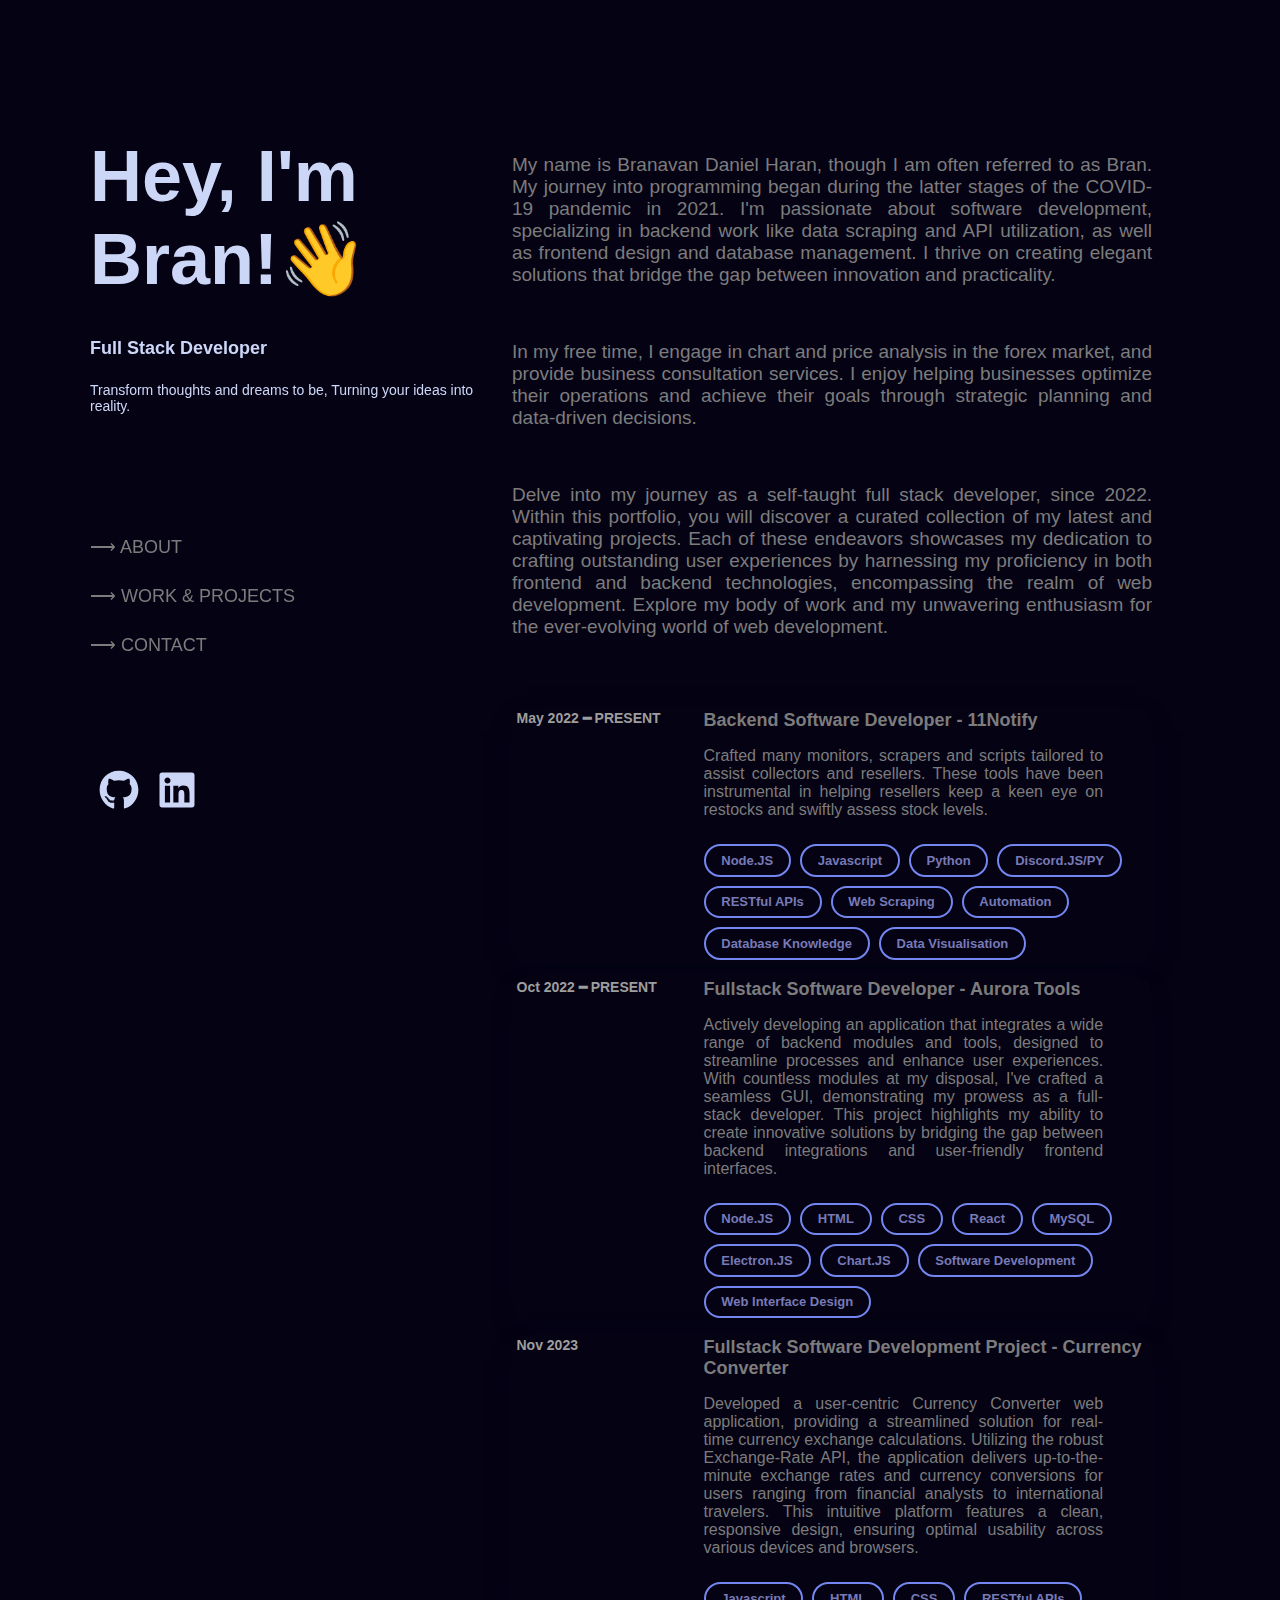
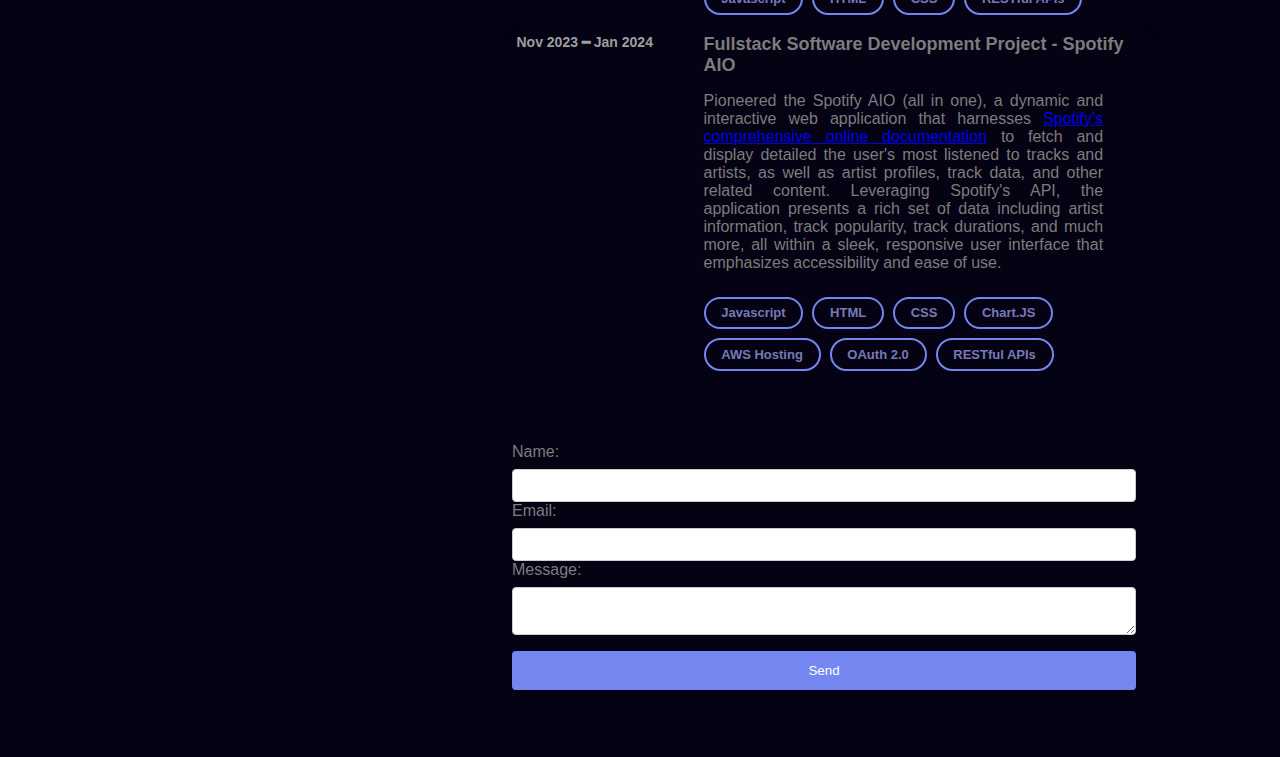
<file: index.html>
<!doctype html><html lang="en"><head><meta charset="utf-8"/><link rel="icon" href="/b-ico.png"/><meta name="viewport" content="width=device-width,initial-scale=1"/><meta name="theme-color" content="#000000"/><meta name="description" content="Web site created using create-react-app"/><link rel="apple-touch-icon" href="/logo192.png"/><link rel="manifest" href="/manifest.json"/><title>Branavan Haran</title><script defer="defer" src="/static/js/main.c2edaee9.js"></script><link href="/static/css/main.e5e8705d.css" rel="stylesheet"></head><body><noscript>You need to enable JavaScript to run this app.</noscript><div id="root"></div></body></html>
</file>
<file: static/css/main.e5e8705d.css>
body{-webkit-font-smoothing:antialiased;-moz-osx-font-smoothing:grayscale;background-color:#050214;font-family:Gruppo,sans-serif;margin:0}code{font-family:source-code-pro,Menlo,Monaco,Consolas,Courier New,monospace}@media (max-width:768px){body{background-color:#050214}}.sidebar{align-items:flex-start;color:#ccd6f6;display:flex;flex-direction:column;height:100%;justify-content:space-between;left:0;padding:0;position:fixed;top:0;width:40%;z-index:1}.titleName{align-items:left;padding-left:10vh;padding-top:15vh;text-align:left}.name{font-size:8vh;margin-bottom:4vh}.name,.title{font-weight:700}.title{font-size:18px;margin-bottom:2.5vh}.description{font-size:14px;margin-bottom:3vh}.menu{list-style-type:none;padding:0;text-align:left;width:100%}.menu li{margin:3vh 0}.menu li a{color:#7c7c7c;font-size:18px;padding-left:10vh;text-decoration:none;text-indent:10vw}.menu li a.active,.menu li a:hover{text-decoration:underline}.menu li a.active{color:#7487f1;font-weight:700}.sidebar .social-links{display:flex;justify-content:center;margin-top:2vh;padding-bottom:10vh;padding-left:10vh}.sidebar .social-links a{height:40px;margin:0 1vh;width:40px}.sidebar .social-links svg{height:100%;width:100%}@media (max-width:768px){.sidebar{grid-gap:20px;display:grid;grid-template-columns:1fr auto;height:auto;padding-left:20px;padding-right:20px;padding-top:20px;position:relative;text-align:left;width:100%}.titleName{grid-column:span 2;padding-left:0;padding-top:10px}.menu{align-items:flex-start;display:flex;flex-direction:column}.menu li{margin:10px 0}.menu li a{font-size:16px;padding-left:0;text-indent:0}.social-links{align-items:center;display:flex;flex-direction:column;gap:10px;justify-content:flex-start;margin-top:0;padding-left:0;padding-right:0}.social-links a{margin:0}}.content{color:#7c7c7c;margin-left:40%;right:0;width:50%;z-index:1}.content section{margin-bottom:7.5vh}h2{color:var(--main-color)}p{color:var(--text-color);font-size:19px;text-align:justify}.content section p:first-of-type{padding-top:15vh}.content section p:not(:first-of-type){padding-top:4vh}#work-projects{border-radius:10px;box-shadow:0 4px 8px #0000001a}.projects-container{align-items:flex-start;border-radius:2px solid;display:flex;justify-content:space-between}.left-column{width:30%}.right-column{display:flex;flex-direction:column;gap:10px;width:100%}.date-header{color:#9e9e9e;font-size:14px;font-weight:700;min-width:170px;padding:.5vh;text-align:left}.date-header:hover{padding:.5vh}.work-text{color:#6b6666;flex-grow:1;font-size:19px;width:100%}.experience-title-11n{color:#7c7c7c;font-size:18px;font-weight:700;margin-top:0;position:relative;text-align:left}.experience-container:hover{background-color:#11224059;border:2px solid #777ab6;border-radius:5px;box-shadow:0 0 10px rgbargba(0,0,0,.3);box-shadow:0 10px 30px -10px #020c1be6}.experience-text{color:#7c7c7c;font-size:16px;font-weight:400;text-align:justify;width:90%}.job-info{gap:1rem;padding:.5vh}.experience-container,.experience-wrapper,.job-info{display:flex;flex-direction:column}.experience-container{background-color:#050214;border-radius:5%;box-shadow:0 10px 30px -15px #020c1bb3;transition:border,box-shadow .5s}.experience-content{display:flex;flex-direction:row;gap:.5rem}.skill-bubbles{border:2px solid #7487f1;border-radius:9999px;color:#777ab6;display:inline-block;font-family:Inter,sans-serif;font-size:13px;font-weight:500;font-weight:700;margin-right:1vh;margin-top:1vh;padding:.75vh 1.75vh;position:relative;text-align:center;width:auto}.skills-container{display:flex;flex-wrap:wrap}#contact-form{padding-right:1rem;padding-top:0}#contact-form,#contact-form div{display:flex;flex-direction:column}#contact-form div{text-align:left}#contact-form label{margin-bottom:.5rem}#contact-form input,#contact-form textarea{border:1px solid #ccc;border-radius:4px;padding:.5rem;text-align:left}#contact-form textarea{margin-bottom:1rem}#contact-form button{background-color:#7487f1;border:none;border-radius:4px;color:#fff;cursor:pointer;padding:.75rem}#contact-form button:hover{background-color:#5563b1}@media (max-width:768px){.content{margin-left:0;padding:20px;width:100%}.content section p:first-of-type{padding-top:0}.projects-container{flex-direction:column}.right-column{width:100%}.experience-text{color:#7c7c7c;font-size:16px;font-weight:400;text-align:justify;width:100%}.experience-content{flex-direction:column}.job-info{padding:10px 0}#contact-form{padding:0}#contact-form,#contact-form div{display:flex;flex-direction:column}#contact-form div{margin-bottom:10px}#contact-form label{margin-bottom:5px}#contact-form input,#contact-form textarea{border:1px solid #ccc;border-radius:4px;box-sizing:border-box;padding:10px;text-align:left;width:100%}#contact-form textarea{height:100px;margin-bottom:10px}#contact-form button{background-color:#7487f1;border:none;border-radius:4px;color:#fff;cursor:pointer;margin-top:10px;padding:10px}#contact-form button:hover{background-color:#5563b1}}.App{text-align:center}.App-logo{height:40vmin;pointer-events:none}@media (prefers-reduced-motion:no-preference){.App-logo{animation:App-logo-spin 20s linear infinite}}.App-header{align-items:center;background-color:#282c34;color:#fff;display:flex;flex-direction:column;font-size:calc(10px + 2vmin);justify-content:center;min-height:100vh}.App-link{color:#61dafb}@keyframes App-logo-spin{0%{transform:rotate(0deg)}to{transform:rotate(1turn)}}@media (max-width:768px){.App{text-align:center}.App-header{align-items:center;background-color:#050214;color:#fff;display:flex;flex-direction:column;font-size:calc(10px + 2vmin);justify-content:center;min-height:100vh}}
/*# sourceMappingURL=main.e5e8705d.css.map*/
</file>
